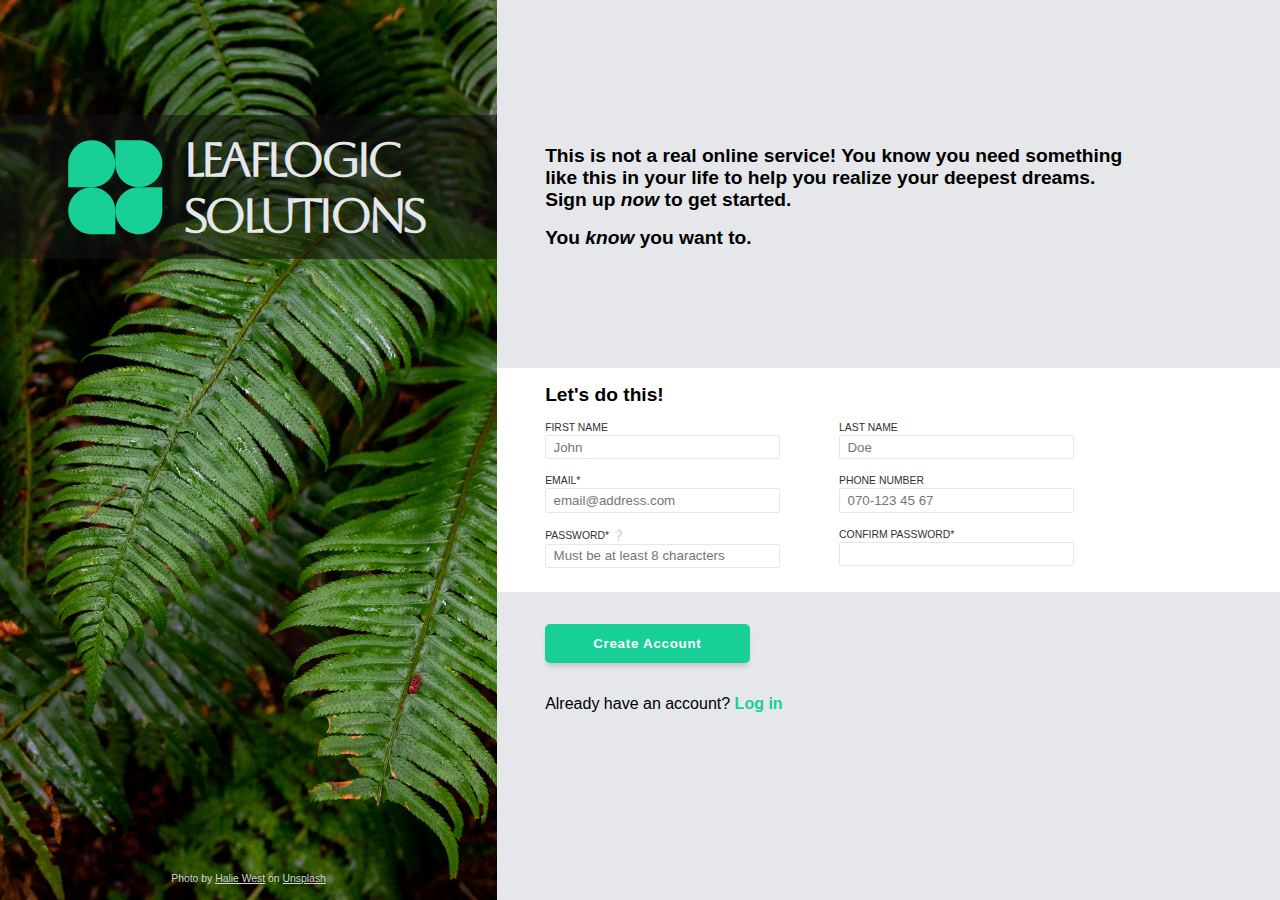
<file: index.html>
<!DOCTYPE html>
<html lang="en">
  <head>
    <meta charset="UTF-8" />
    <meta name="viewport" content="width=device-width, initial-scale=1.0" />
    <link rel="stylesheet" href="style.css" />
    <title>Sign-up Form</title>
  </head>
  <body>
    <div class="page-container">
      <aside>
        <img src="img/halie-west-25xggax4bSA-unsplash.jpg" alt="" />
        <div class="logo-container">
          <svg
            id="logo-15"
            viewBox="0 0 49 48"
            fill="none"
            xmlns="http://www.w3.org/2000/svg"
          >
            <path
              d="M24.5 12.75C24.5 18.9632 19.4632 24 13.25 24H2V12.75C2 6.53679 7.03679 1.5 13.25 1.5C19.4632 1.5 24.5 6.53679 24.5 12.75Z"
              class="ccustom"
              fill="#17CF97"
            ></path>
            <path
              d="M24.5 35.25C24.5 29.0368 29.5368 24 35.75 24H47V35.25C47 41.4632 41.9632 46.5 35.75 46.5C29.5368 46.5 24.5 41.4632 24.5 35.25Z"
              class="ccustom"
              fill="#17CF97"
            ></path>
            <path
              d="M2 35.25C2 41.4632 7.03679 46.5 13.25 46.5H24.5V35.25C24.5 29.0368 19.4632 24 13.25 24C7.03679 24 2 29.0368 2 35.25Z"
              class="ccustom"
              fill="#17CF97"
            ></path>
            <path
              d="M47 12.75C47 6.53679 41.9632 1.5 35.75 1.5H24.5V12.75C24.5 18.9632 29.5368 24 35.75 24C41.9632 24 47 18.9632 47 12.75Z"
              class="ccustom"
              fill="#17CF97"
            ></path>
          </svg>
          <h1>LeafLogic Solutions</h1>
        </div>
        <p class="image-credit">
          Photo by
          <a
            href="https://unsplash.com/photos/green-leaf-plant-in-close-up-photography-25xggax4bSA"
            target="_blank"
            >Halie West</a
          >
          on <a href="https://unsplash.com/" target="_blank">Unsplash</a>
        </p>
      </aside>

      <main>
        <section>
          <p>
            This is not a real online service! You know you need something like
            this in your life to help you realize your deepest dreams.
          </p>
          <p>
            Sign up
            <span class="italic">now</span>
            to get started.
          </p>
          <p>You <span class="italic">know</span> you want to.</p>
        </section>
        <section>
          <form action="loggedin.html">
            <div class="form-background">
              <p>Let's do this!</p>
              <div class="form-layout">
                <div>
                  <input
                    type="text"
                    name="first-name"
                    id="first-name"
                    placeholder="John"
                  />
                  <label for="first-name"><span>First Name</span></label>
                </div>
                <div>
                  <input
                    type="text"
                    name="last-name"
                    id="last-name"
                    placeholder="Doe"
                  />
                  <label for="last-name"><span>Last Name</span></label>
                </div>
                <div>
                  <input
                    type="email"
                    name="email"
                    id="email"
                    pattern="[A-Za-z0-9._+\-]+@[A-Za-z0-9.\-]+\.[A-Za-z]{2,}"
                    placeholder="email@address.com"
                    required
                  />
                  <label for="email"><span>Email</span></label>
                </div>
                <div>
                  <input
                    type="tel"
                    name="phone-number"
                    id="phone-number"
                    pattern="\d{3}[\-\s]?\d{3}[\s]?\d{2}[\s]?\d{2}"
                    placeholder="070-123 45 67"
                  />
                  <label for="phone-number"><span>Phone Number</span></label>
                </div>
                <div>
                  <input
                    type="password"
                    name="password"
                    id="password"
                    minlength="8"
                    pattern="(?=.*\d)(?=.*[a-z])(?=.*[A-Z])(?=.*[a-zA-Z]).{8,}"
                    placeholder="Must be at least 8 characters"
                    required
                  />
                  <label for="password">
                    <span>Password</span>
                    <div class="tooltip">
                      <div>&#10068;</div>
                      <span class="tooltip-text">
                        Password must be at least 8 characters long and include
                        all of the following:
                        <ul>
                          <li>Uppercase letter</li>
                          <li>Lowercase letter</li>
                          <li>Number</li>
                          <li>Special character</li>
                        </ul>
                      </span>
                    </div>
                  </label>
                </div>
                <div>
                  <input
                    type="password"
                    name="confirm-passwor"
                    id="confirm-password"
                    minlength="8"
                    pattern="(?=.*\d)(?=.*[a-z])(?=.*[A-Z])(?=.*[a-zA-Z]).{8,}"
                    placeholder=""
                    required
                  />
                  <label for="confirm-password">
                    <span>Confirm Password</span>
                  </label>
                </div>
              </div>
            </div>
            <input type="submit" value="Create Account" />
          </form>
          <p>Already have an account? <a href="#">Log in</a></p>
        </section>
      </main>
    </div>
  </body>
</html>
</file>
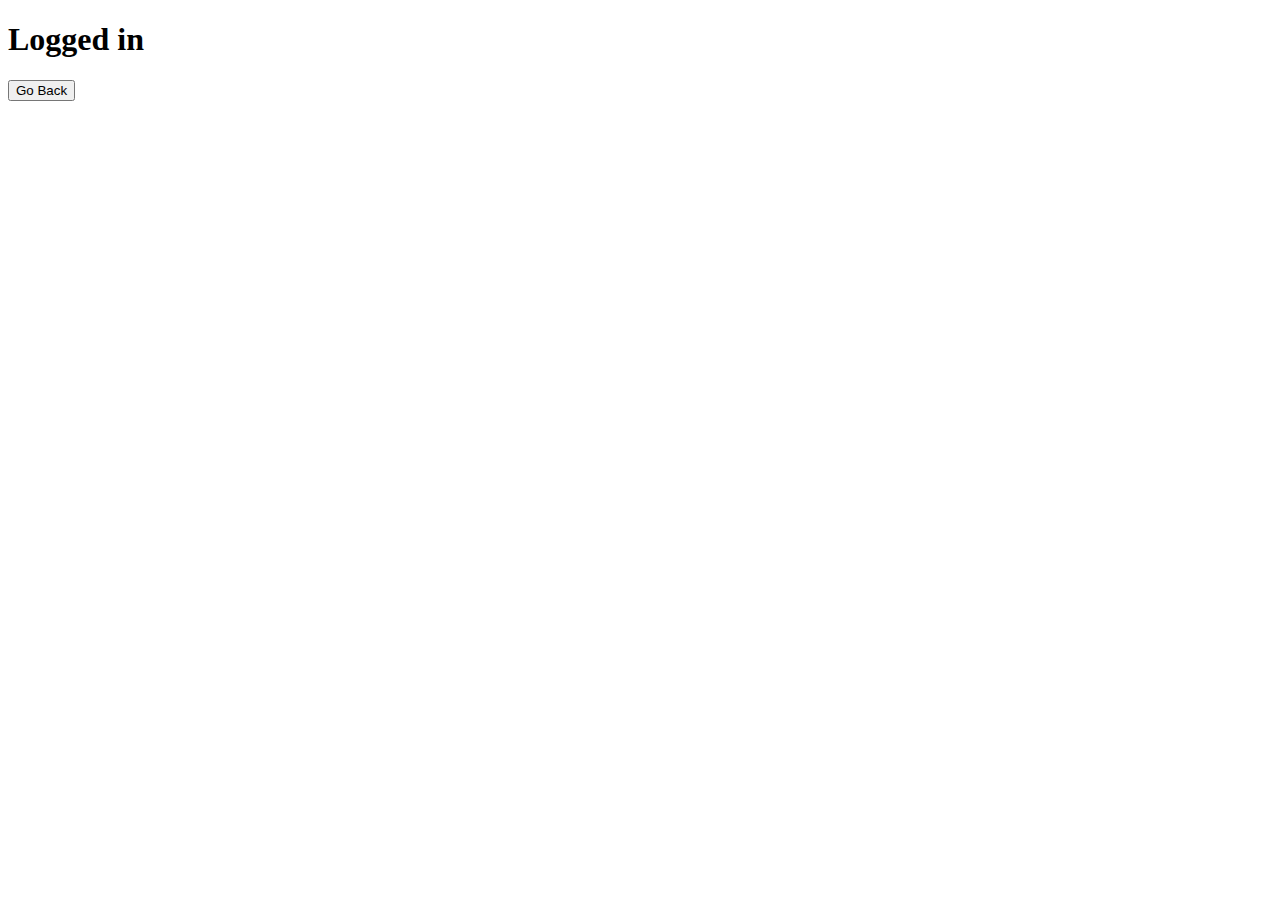
<file: loggedin.html>
<!DOCTYPE html>
<html lang="en">
  <head>
    <meta charset="UTF-8" />
    <meta name="viewport" content="width=device-width, initial-scale=1.0" />
    <title>Sign-up Form - Logged in</title>
  </head>
  <body>
    <h1>Logged in</h1>
    <button onclick="history.back()">Go Back</button>
  </body>
</html>
</file>
<file: style.css>
@import url("https://fonts.googleapis.com/css2?family=Aboreto&display=swap");

:root {
  --clr-neutral-100: #fff;
  --clr-neutral-300: #e5e7eb;
  --clr-neutral-400: #d3d3d3;
  --clr-neutral-500: #c1c1c1;
  --clr-neutral-600: #313131;
  --clr-neutral-800: #131313;

  --clr-blue-400: blue;
  --clr-green-400: #17cf97;
  --clr-green-700: #6e9961;
  --clr-red-400: red;

  --clr-background: var(--clr-neutral-300);
  --clr-border: var(--clr-neutral-300);
  --clr-border-invalid: var(--clr-red-400);
  --clr-border-focus: var(--clr-blue-400);
  --clr-btn: var(--clr-green-400);
  --clr-form-background: var(--clr-neutral-100);
  --clr-logo-background: var(--clr-neutral-800);
  --clr-shadow: var(--clr-neutral-500);
  --clr-shadow-hover: var(--clr-neutral-600);
  --clr-text: var(--clr-neutral-800);
  --clr-text-aside: var(--clr-neutral-300);
  --clr-text-secondary: var(--clr-neutral-600);

  --ff-base: "Roboto", sans-serif;
  --ff-logo: "Aboreto", sans-serif;

  --fs-300: 0.65rem;
  --fs-400: 1rem;
  --fs-500: 1.2rem;
  --fs-900: 3rem;
}

*,
*::before,
*::after {
  box-sizing: border-box;
  margin: 0;
}

.page-container {
  --_padding-inline: 3rem;

  display: grid;
  grid-template-columns: 1.5fr var(--_padding-inline) repeat(2, 1fr) 0.5fr;
  height: 100vh;

  font-family: var(--ff-base);

  aside {
    display: flex;
    flex-direction: column;
    align-items: center;
    justify-content: space-between;

    position: relative;
    padding-block: 1rem;

    img {
      position: absolute;
      inset: 0;
      height: 100%;
      width: 100%;
      object-fit: cover;
      z-index: -1;
    }

    .logo-container {
      display: flex;
      align-items: center;
      justify-content: center;
      gap: 1rem;

      background-color: hsl(from var(--clr-logo-background) h s l / 0.55);
      margin-top: 20%;
      padding: 1rem;
      padding-left: 4rem;
      width: 100%;

      svg {
        width: 10rem;
      }

      h1 {
        color: var(--clr-text-aside);
        font-family: var(--ff-logo);
        font-size: var(--fs-900);
        letter-spacing: -0.15ch;
      }
    }

    .image-credit {
      color: hsl(from var(--clr-text-aside) h s l / 0.9);
      font-size: var(--fs-300);

      a {
        color: inherit;
      }
    }
  }

  main {
    display: grid;
    grid-template-columns: subgrid;
    grid-template-rows: 5.5rem 1fr 3fr 5.5rem;
    grid-column: span 4 / -1;
    background-color: var(--clr-background);

    section:first-of-type {
      grid-column: 2 / span 2;
      grid-row: 2;
      align-self: end;

      p {
        line-height: 1.15;
        text-wrap: balance;
      }

      p:first-of-type + p {
        margin-bottom: 1rem;
      }

      p:last-of-type {
        margin-bottom: 1.25rem;
      }

      span.italic {
        font-style: italic;
      }
    }

    section:first-of-type,
    section:last-of-type form p {
      font-size: var(--fs-500);
      font-weight: bold;
    }

    section:last-of-type {
      display: grid;
      grid-template-columns: subgrid;
      grid-column: 1 / -1;
      grid-row: 3;
      align-self: center;

      form {
        display: grid;
        grid-template-columns: subgrid;
        grid-column: 1 / -1;

        .form-background {
          display: grid;
          grid-template-columns: subgrid;
          grid-column: 1 / -1;
          background-color: var(--clr-neutral-100);
          padding-block: 1rem 1.5rem;
        }

        p {
          grid-column: 2 / span 2;
          align-self: center;
          margin-bottom: 1rem;
        }

        .form-layout {
          display: grid;
          grid-template-columns: subgrid;
          grid-column: 2 / span 2;
          align-self: start;
          row-gap: 1rem;

          div {
            display: flex;
            flex-direction: column;
            gap: 0.125em;
            padding-right: 20%;

            label {
              color: var(--clr-text-secondary);
              font-size: var(--fs-300);
              text-transform: uppercase;
              order: 1;

              .tooltip {
                --tooltip-color: var(--clr-neutral-600);

                position: relative;
                display: inline-block;
                width: 70px;

                .tooltip-text {
                  visibility: hidden;
                  width: 200px;
                  background-color: var(--tooltip-color);
                  color: var(--clr-neutral-100);
                  padding: 0.5rem;
                  border-radius: 5px;
                  text-transform: initial;

                  position: absolute;
                  z-index: 1;
                  bottom: 125%;
                  left: -50%;
                  margin-left: -60px;

                  opacity: 0;
                  transition: opacity 300ms;

                  &::after {
                    content: "";
                    position: absolute;
                    top: 100%;
                    left: 50%;
                    margin-left: -5px;
                    border-width: 5px;
                    border-style: solid;
                    border-color: var(--tooltip-color) transparent transparent
                      transparent;
                  }
                }

                &:hover .tooltip-text {
                  visibility: visible;
                  opacity: 1;
                }
              }
            }

            input {
              border: 1.5px solid var(--clr-border);
              border-radius: 2px;
              box-shadow: 0 0 0 0 transparent;
              padding: 0.5ch 1ch;
              transition: box-shadow 200ms ease;
              order: 2;

              &:focus {
                border-color: var(--clr-border-focus);
                box-shadow: 0 2px 5px -1px var(--clr-shadow);
                outline: none;
              }

              &:not(:placeholder-shown):invalid {
                border-color: var(--clr-border-invalid);
              }

              &:focus:invalid {
                border-color: var(--clr-border-focus);
              }
            }

            input[required] + label span:first-of-type::after {
              content: "*";
            }
          }
        }

        input[type="submit"] {
          grid-column: 2;
          background-color: var(--clr-btn);
          border: none;
          border-radius: 5px;
          box-shadow: 0 5px 5px -2px var(--clr-shadow);
          color: var(--clr-neutral-100);
          cursor: pointer;
          font-weight: bold;
          letter-spacing: 0.1ch;
          margin-block: 2rem;
          padding: 0.75rem 3rem;
          width: fit-content;
          transition-property: background-color, box-shadow;
          transition-duration: 200ms;
          transition-timing-function: ease;

          &:hover {
            background-color: var(--clr-green-700);
            box-shadow: 0 5px 5px -5px var(--clr-shadow-hover);
          }
        }
      }

      p {
        grid-column: 2 / -1;

        a {
          color: var(--clr-green-400);
          font-weight: bold;
          text-decoration: none;
        }
      }
    }
  }
}
</file>
